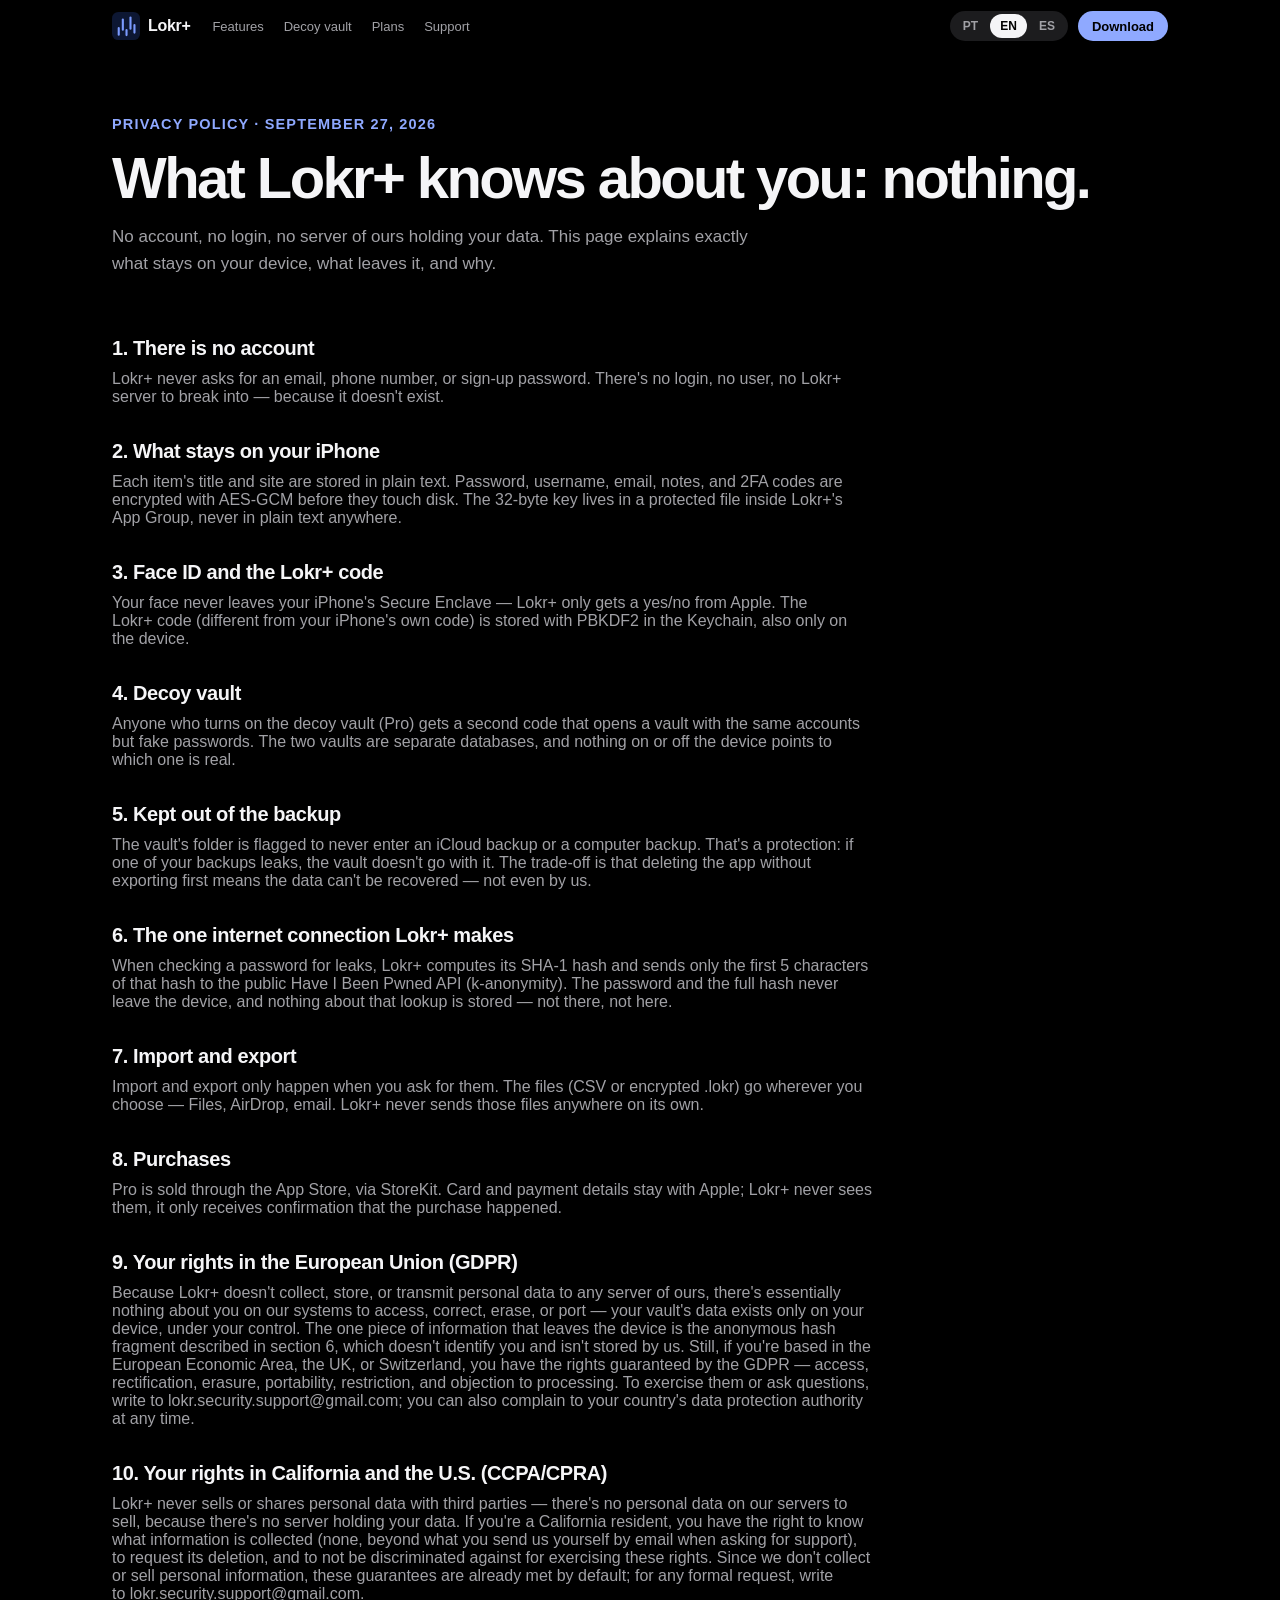
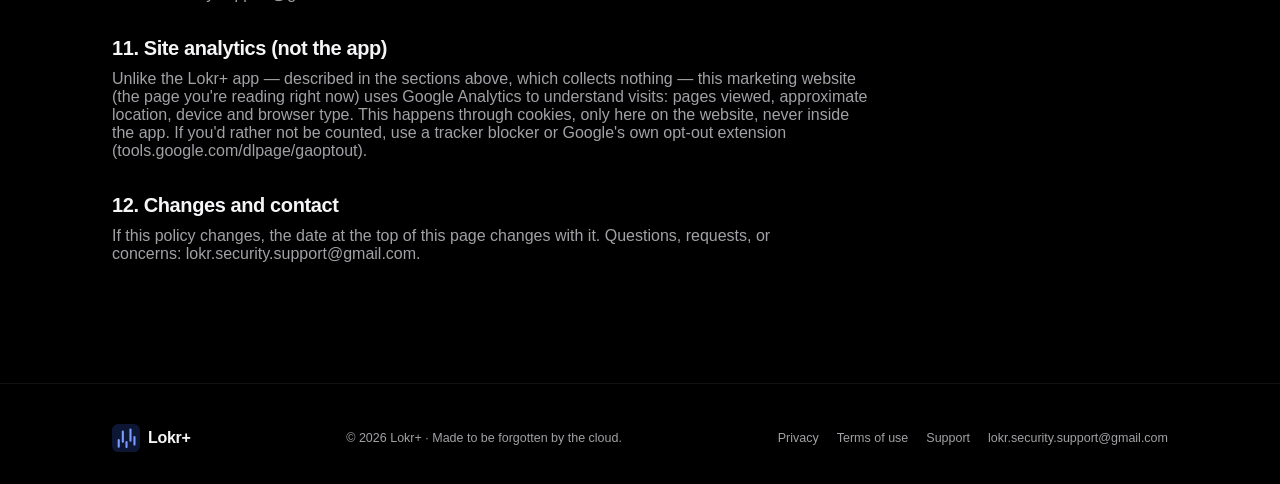
<file: privacidade.html>
<!doctype html>
<html lang="pt-BR">
<head>
<!-- Google tag (gtag.js) -->
<script async src="https://www.googletagmanager.com/gtag/js?id=G-HVHB862MR1"></script>
<script>
  window.dataLayer = window.dataLayer || [];
  function gtag(){dataLayer.push(arguments);}
  gtag('js', new Date());

  gtag('config', 'G-HVHB862MR1');
</script>
<meta charset="utf-8">
<meta name="viewport" content="width=device-width, initial-scale=1">
<title>Privacidade — Lokr+</title>
<meta name="description" content="Política de privacidade do Lokr+: sem conta, sem servidor, dados só no seu iPhone.">
<link rel="icon" href="assets/icon.svg" type="image/svg+xml">
<link rel="stylesheet" href="css/tokens.css?v=1">
<link rel="stylesheet" href="css/layout.css?v=2">
<link rel="stylesheet" href="css/legal.css?v=2">
</head>
<body>
<header class="site-header" data-site-header></header>

<main>
  <section class="legal-hero wrap">
    <span class="eyebrow" data-p-eyebrow></span>
    <h1 class="h-section" data-p-title></h1>
    <p class="body-text" data-p-intro></p>
  </section>
  <section class="legal-sections wrap" data-p-sections></section>
</main>

<footer class="site-footer" data-site-footer></footer>

<script src="js/i18n.js?v=2"></script>
<script src="js/i18n-legal.js?v=3"></script>
<script src="js/site.js?v=3"></script>
<script src="js/page-legal.js?v=2"></script>
<script>document.addEventListener("DOMContentLoaded", function () { window.LokrSite.init(null); window.LokrPageLegal.renderPrivacy(); });</script>
</body>
</html>
</file>
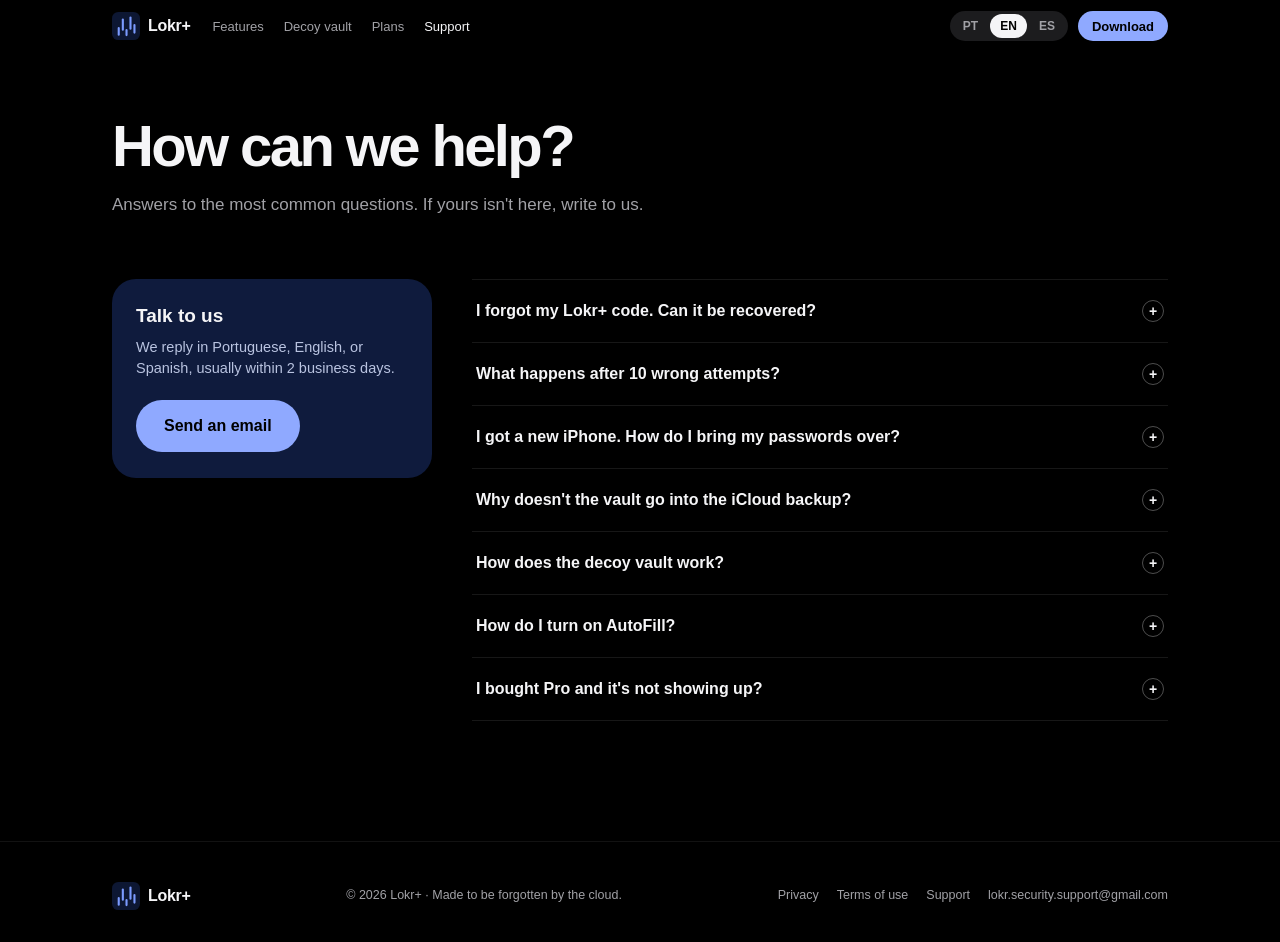
<file: suporte.html>
<!doctype html>
<html lang="pt-BR">
<head>
<!-- Google tag (gtag.js) -->
<script async src="https://www.googletagmanager.com/gtag/js?id=G-HVHB862MR1"></script>
<script>
  window.dataLayer = window.dataLayer || [];
  function gtag(){dataLayer.push(arguments);}
  gtag('js', new Date());

  gtag('config', 'G-HVHB862MR1');
</script>
<meta charset="utf-8">
<meta name="viewport" content="width=device-width, initial-scale=1">
<title>Suporte — Lokr+</title>
<meta name="description" content="Perguntas frequentes e contato do Lokr+.">
<link rel="icon" href="assets/icon.svg" type="image/svg+xml">
<link rel="stylesheet" href="css/tokens.css?v=1">
<link rel="stylesheet" href="css/layout.css?v=2">
<link rel="stylesheet" href="css/legal.css?v=2">
</head>
<body>
<header class="site-header" data-site-header></header>

<main>
  <section class="legal-hero wrap">
    <h1 class="h-section" data-s-title></h1>
    <p class="body-text" data-s-subtitle></p>
  </section>
  <section class="support-layout wrap">
    <div class="contact-card">
      <h3 data-s-contact-title></h3>
      <p data-s-contact-body></p>
      <a class="btn-primary" href="mailto:lokr.security.support@gmail.com" data-s-contact-button></a>
    </div>
    <div class="faq-list" data-s-faq></div>
  </section>
</main>

<footer class="site-footer" data-site-footer></footer>

<script src="js/i18n.js?v=2"></script>
<script src="js/i18n-legal.js?v=3"></script>
<script src="js/site.js?v=3"></script>
<script src="js/page-legal.js?v=2"></script>
<script>document.addEventListener("DOMContentLoaded", function () { window.LokrSite.init("suporte"); window.LokrPageLegal.renderSupport(); });</script>
</body>
</html>
</file>
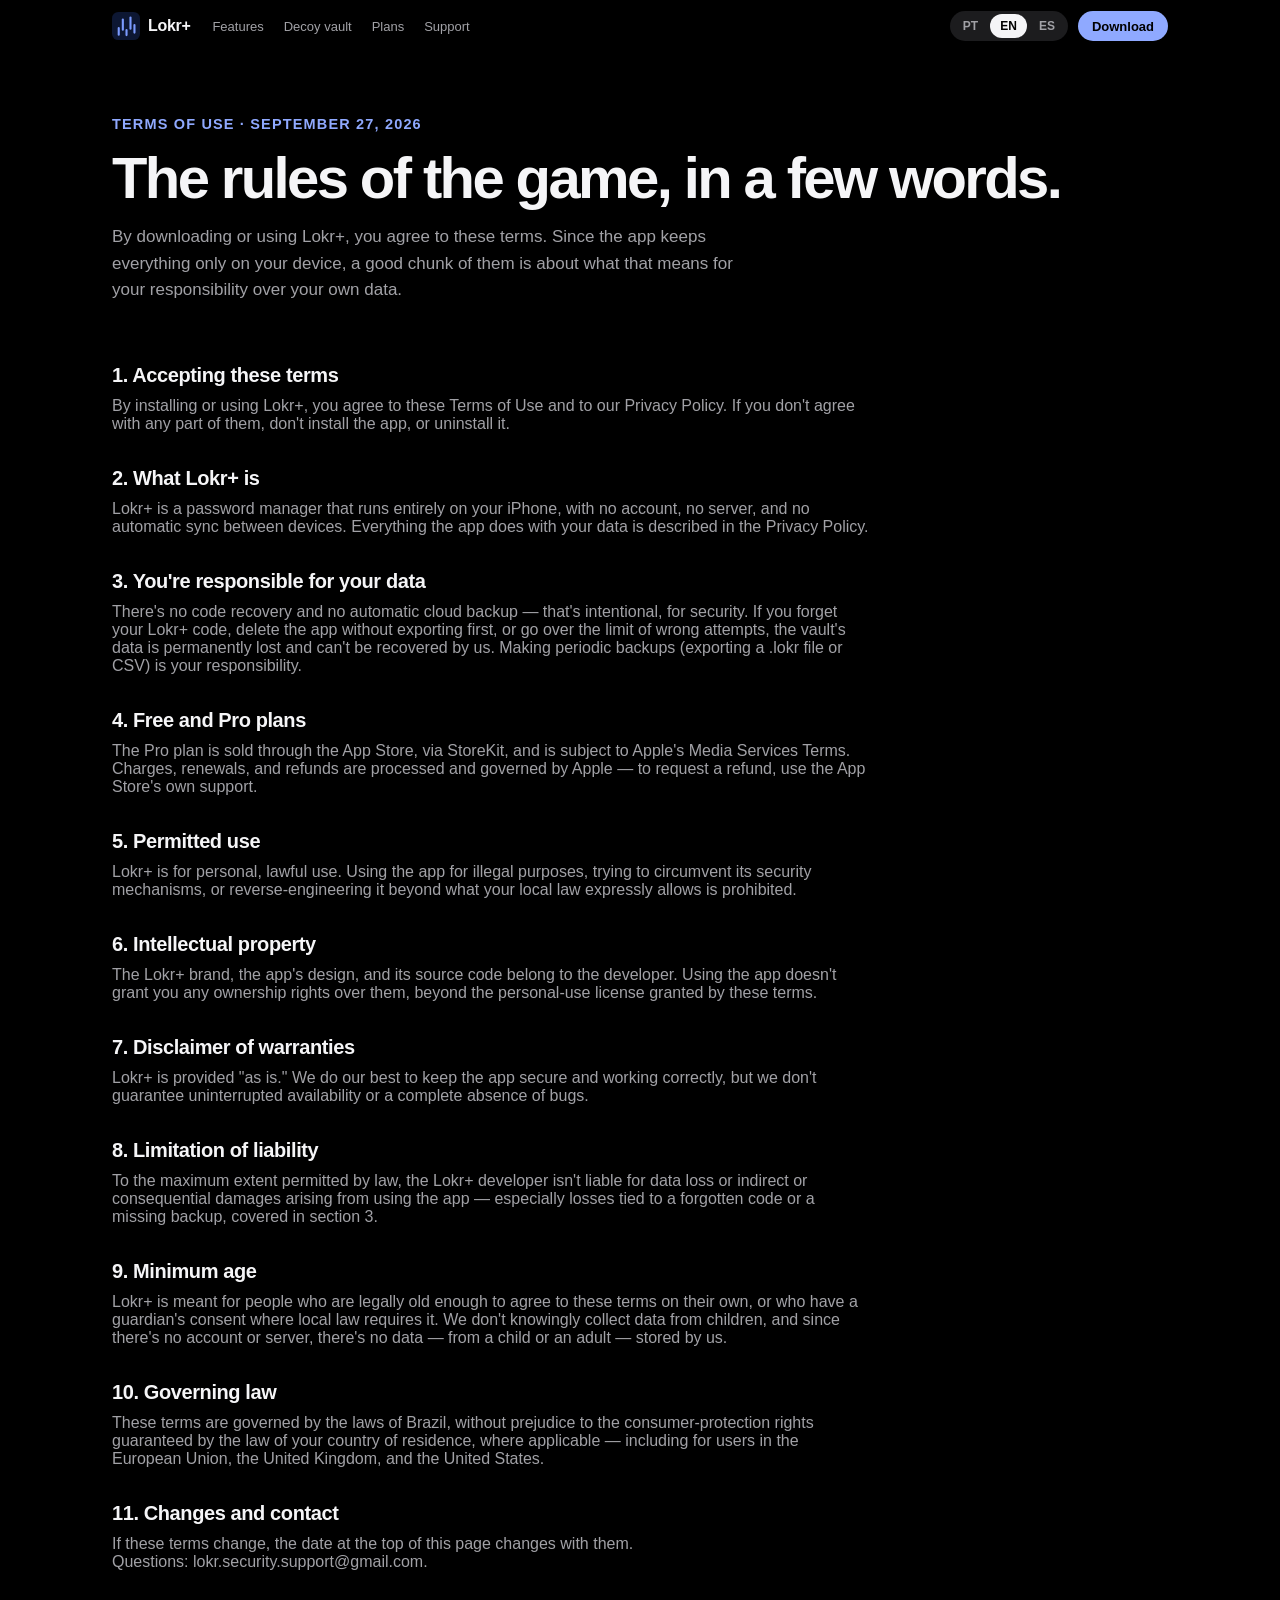
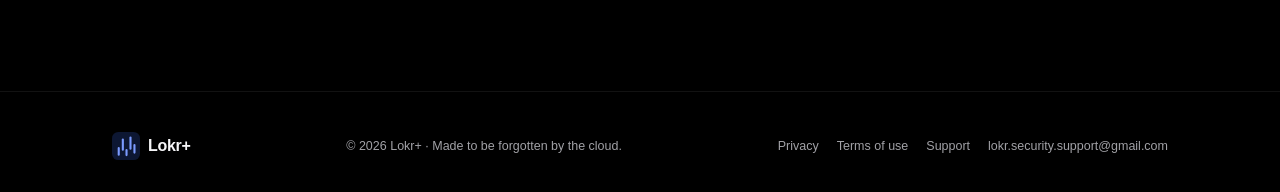
<file: termos.html>
<!doctype html>
<html lang="pt-BR">
<head>
<!-- Google tag (gtag.js) -->
<script async src="https://www.googletagmanager.com/gtag/js?id=G-HVHB862MR1"></script>
<script>
  window.dataLayer = window.dataLayer || [];
  function gtag(){dataLayer.push(arguments);}
  gtag('js', new Date());

  gtag('config', 'G-HVHB862MR1');
</script>
<meta charset="utf-8">
<meta name="viewport" content="width=device-width, initial-scale=1">
<title>Termos de Uso — Lokr+</title>
<meta name="description" content="Termos de uso do Lokr+: o que você aceita ao instalar e usar o app.">
<link rel="icon" href="assets/icon.svg" type="image/svg+xml">
<link rel="stylesheet" href="css/tokens.css?v=1">
<link rel="stylesheet" href="css/layout.css?v=2">
<link rel="stylesheet" href="css/legal.css?v=2">
</head>
<body>
<header class="site-header" data-site-header></header>

<main>
  <section class="legal-hero wrap">
    <span class="eyebrow" data-t-eyebrow></span>
    <h1 class="h-section" data-t-title></h1>
    <p class="body-text" data-t-intro></p>
  </section>
  <section class="legal-sections wrap" data-t-sections></section>
</main>

<footer class="site-footer" data-site-footer></footer>

<script src="js/i18n.js?v=2"></script>
<script src="js/i18n-legal.js?v=3"></script>
<script src="js/site.js?v=3"></script>
<script src="js/page-legal.js?v=2"></script>
<script>document.addEventListener("DOMContentLoaded", function () { window.LokrSite.init(null); window.LokrPageLegal.renderTerms(); });</script>
</body>
</html>
</file>
<file: css/tokens.css>
/* Lokr+ site — design tokens (spec section 2 & 3) */
:root {
  --bg: #000000;
  --card: #141416;
  --control: #1C1C1E;
  --text: #F5F5F7;
  --text-2: #A1A1A6;
  --accent-1: #8FA9FF;
  --accent-2: #C7B8FF;
  --card-pro: #3F5FD0;
  --card-pro-btn: #2F4FC4;
  --isca-bg: #0F1B3D;
  --isca-text: #B9C3E0;
  --positive: #4CC47A;
  --warning: #E3A43A;
  --icon-bg: #0D1733;
  --icon-bars: #7B9BFF;
  --icon-line: #6B8EFF;

  --font: -apple-system, "SF Pro Display", "SF Pro Text", "Helvetica Neue", Helvetica, Arial, sans-serif;
  --font-mono: ui-monospace, "SF Mono", Menlo, monospace;

  --content-max: 1100px;
  --content-pad: 22px;
}

* { box-sizing: border-box; }

html, body {
  margin: 0;
  padding: 0;
  background: var(--bg);
  color: var(--text);
  font-family: var(--font);
  -webkit-font-smoothing: antialiased;
}

html { overflow-x: hidden; }

h1, h2, h3, p { margin: 0; }

h1, h2 { text-wrap: balance; }
p { text-wrap: pretty; }

a { color: inherit; text-decoration: none; }

img { max-width: 100%; display: block; }

.wrap {
  max-width: var(--content-max);
  margin: 0 auto;
  padding-left: var(--content-pad);
  padding-right: var(--content-pad);
}

/* Type scale (spec section 3) */
.h-stage   { font-size: clamp(44px, 8vw, 104px); font-weight: 700; line-height: 1.02; letter-spacing: -.05em; }
.h-section { font-size: clamp(34px, 4.6vw, 58px); font-weight: 700; line-height: 1.03; letter-spacing: -.045em; }
@media (min-width: 1400px) { .h-section { font-size: clamp(34px, 5vw, 64px); } }
.h-legend  { font-size: clamp(26px, 3.3vw, 44px); font-weight: 700; line-height: 1.06; letter-spacing: -.035em; }
.h-card    { font-size: 19px; font-weight: 600; letter-spacing: -.02em; }
.h-plan    { font-size: 28px; font-weight: 700; letter-spacing: -.03em; }
.body-text { font-size: 17px; font-weight: 400; line-height: 1.58; }
.body-card { font-size: 15.5px; font-weight: 400; line-height: 1.55; }
.eyebrow   { font-size: 14.5px; font-weight: 600; color: var(--accent-1); letter-spacing: .08em; text-transform: uppercase; }
.nav-text  { font-size: 13px; font-weight: 400; }
.btn-text  { font-size: 16px; font-weight: 600; }
.footer-text { font-size: 12.5px; font-weight: 400; line-height: 1.5; color: var(--text-2); }

.accent-grad {
  background-image: linear-gradient(90deg, var(--accent-1), var(--accent-2));
  -webkit-background-clip: text;
  background-clip: text;
  color: transparent;
}

.sr-only {
  position: absolute; width: 1px; height: 1px;
  padding: 0; margin: -1px; overflow: hidden;
  clip: rect(0,0,0,0); white-space: nowrap; border: 0;
}
</file>
<file: css/layout.css>
/* Lokr+ site — header, footer, shared layout (spec section 4) */

header.site-header {
  position: fixed;
  top: 0; left: 0; right: 0;
  height: 52px;
  z-index: 50;
  background: rgba(0,0,0,.6);
  backdrop-filter: blur(20px);
  -webkit-backdrop-filter: blur(20px);
}

header.site-header .wrap {
  height: 52px;
  display: flex;
  align-items: center;
  gap: 22px;
}

.brand {
  display: flex;
  align-items: center;
  gap: 8px;
  font-size: 16px;
  font-weight: 700;
  letter-spacing: -.02em;
  white-space: nowrap;
}

.brand svg { width: 28px; height: 28px; flex: none; }

.site-nav {
  display: flex;
  align-items: center;
  gap: 20px;
  flex: 1;
  min-width: 0;
  overflow: hidden;
  white-space: nowrap;
}

.site-nav a {
  font-size: 13px;
  color: var(--text-2);
  transition: color .15s;
}
.site-nav a:hover, .site-nav a.active { color: var(--text); }

.header-right {
  display: flex;
  align-items: center;
  gap: 10px;
  flex: none;
}

.lang-pill {
  display: flex;
  background: var(--control);
  border-radius: 15px;
  padding: 3px;
  gap: 2px;
}

.lang-pill button {
  border: 0;
  background: transparent;
  color: var(--text-2);
  font-family: var(--font);
  font-size: 12px;
  font-weight: 600;
  padding: 5px 10px;
  border-radius: 12px;
  cursor: pointer;
  transition: background .15s, color .15s;
}

.lang-pill button.active {
  background: var(--text);
  color: #000;
}

.btn-download {
  height: 30px;
  padding: 0 14px;
  border-radius: 15px;
  background: var(--accent-1);
  color: #000;
  font-size: 13px;
  font-weight: 600;
  display: flex;
  align-items: center;
  border: 0;
  cursor: pointer;
  white-space: nowrap;
}

.btn-primary {
  display: inline-flex;
  align-items: center;
  justify-content: center;
  height: 52px;
  padding: 0 28px;
  border-radius: 26px;
  background: var(--accent-1);
  color: #000;
  font-size: 16px;
  font-weight: 600;
  border: 0;
  cursor: pointer;
}

main { padding-top: 52px; }

footer.site-footer {
  border-top: 1px solid rgba(255,255,255,.07);
  padding: 40px 0 32px;
}

footer.site-footer .wrap {
  display: flex;
  flex-wrap: wrap;
  justify-content: space-between;
  align-items: center;
  gap: 16px;
}

footer.site-footer .foot-links {
  display: flex;
  gap: 18px;
  flex-wrap: wrap;
}

footer.site-footer a:hover { color: var(--text); }

@media (max-width: 820px) {
  .site-nav { gap: 14px; }
  .site-nav a { overflow: hidden; text-overflow: ellipsis; }
}

.toast {
  position: fixed;
  left: 50%;
  bottom: 32px;
  transform: translate(-50%, 12px);
  background: var(--text);
  color: #0B0B0F;
  font-size: 14px;
  font-weight: 600;
  padding: 12px 20px;
  border-radius: 24px;
  box-shadow: 0 8px 24px rgba(0,0,0,.35);
  z-index: 100;
  opacity: 0;
  pointer-events: none;
  transition: opacity .2s ease, transform .2s ease;
}
.toast.visible { opacity: 1; transform: translate(-50%, 0); }
</file>
<file: css/legal.css>
/* Lokr+ site — Privacy & Support pages */

.legal-hero { padding-top: 64px; padding-bottom: 20px; }
.legal-hero .eyebrow { display: block; margin-bottom: 16px; color: var(--accent-1); }
.legal-hero .body-text { margin-top: 16px; max-width: 640px; color: var(--text-2); }

.legal-sections {
  padding-top: 40px;
  padding-bottom: 120px;
  display: flex;
  flex-direction: column;
  gap: 34px;
}
.legal-sections h2 { font-size: 20px; font-weight: 700; margin-bottom: 10px; letter-spacing: -.02em; }
.legal-sections p { color: var(--text-2); max-width: 760px; }

.support-layout {
  padding-top: 40px;
  padding-bottom: 120px;
  display: grid;
  grid-template-columns: 320px 1fr;
  gap: 40px;
  align-items: start;
}
@media (max-width: 820px) {
  .support-layout { grid-template-columns: 1fr; }
}

.contact-card {
  background: var(--isca-bg);
  border-radius: 24px;
  padding: 26px 24px;
}
.contact-card h3 { font-size: 19px; font-weight: 700; margin-bottom: 10px; }
.contact-card p { color: var(--isca-text); margin-bottom: 20px; font-size: 14.5px; line-height: 1.5; }

.faq-list {
  display: flex;
  flex-direction: column;
}

.faq-item {
  border-bottom: 1px solid rgba(255,255,255,.09);
}
.faq-item:first-child { border-top: 1px solid rgba(255,255,255,.09); }

.faq-question {
  width: 100%;
  text-align: left;
  background: none;
  border: 0;
  color: var(--text);
  font-family: var(--font);
  font-size: 16px;
  font-weight: 600;
  padding: 20px 4px;
  display: flex;
  align-items: center;
  justify-content: space-between;
  gap: 16px;
  cursor: pointer;
}

.faq-question .plus {
  flex: none;
  width: 22px; height: 22px;
  border-radius: 50%;
  border: 1px solid rgba(255,255,255,.3);
  display: flex; align-items: center; justify-content: center;
  font-size: 14px;
  transition: transform .2s ease;
}

.faq-item.open .faq-question .plus { transform: rotate(45deg); }

.faq-answer {
  max-height: 0;
  overflow: hidden;
  transition: max-height .3s ease;
}
.faq-answer p {
  padding: 0 4px 20px;
  color: var(--text-2);
  font-size: 15px;
  line-height: 1.6;
}
</file>
